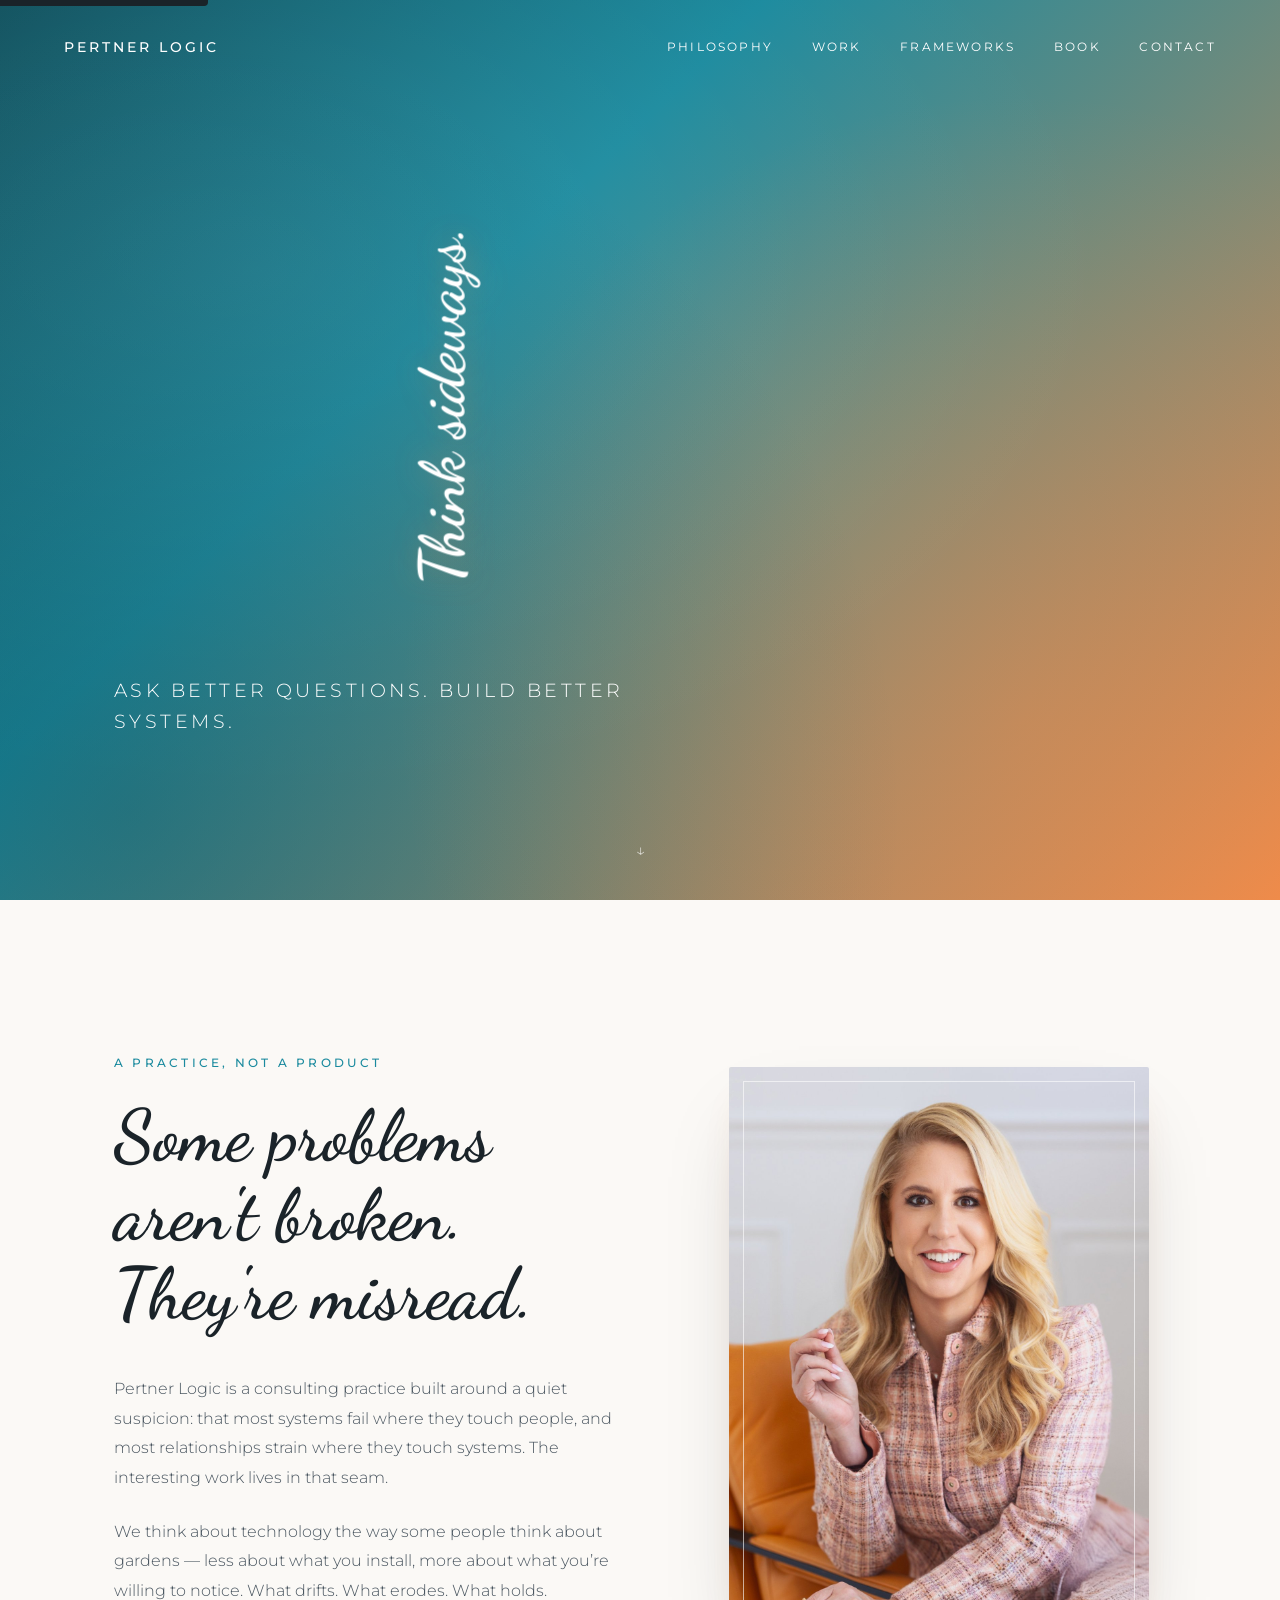
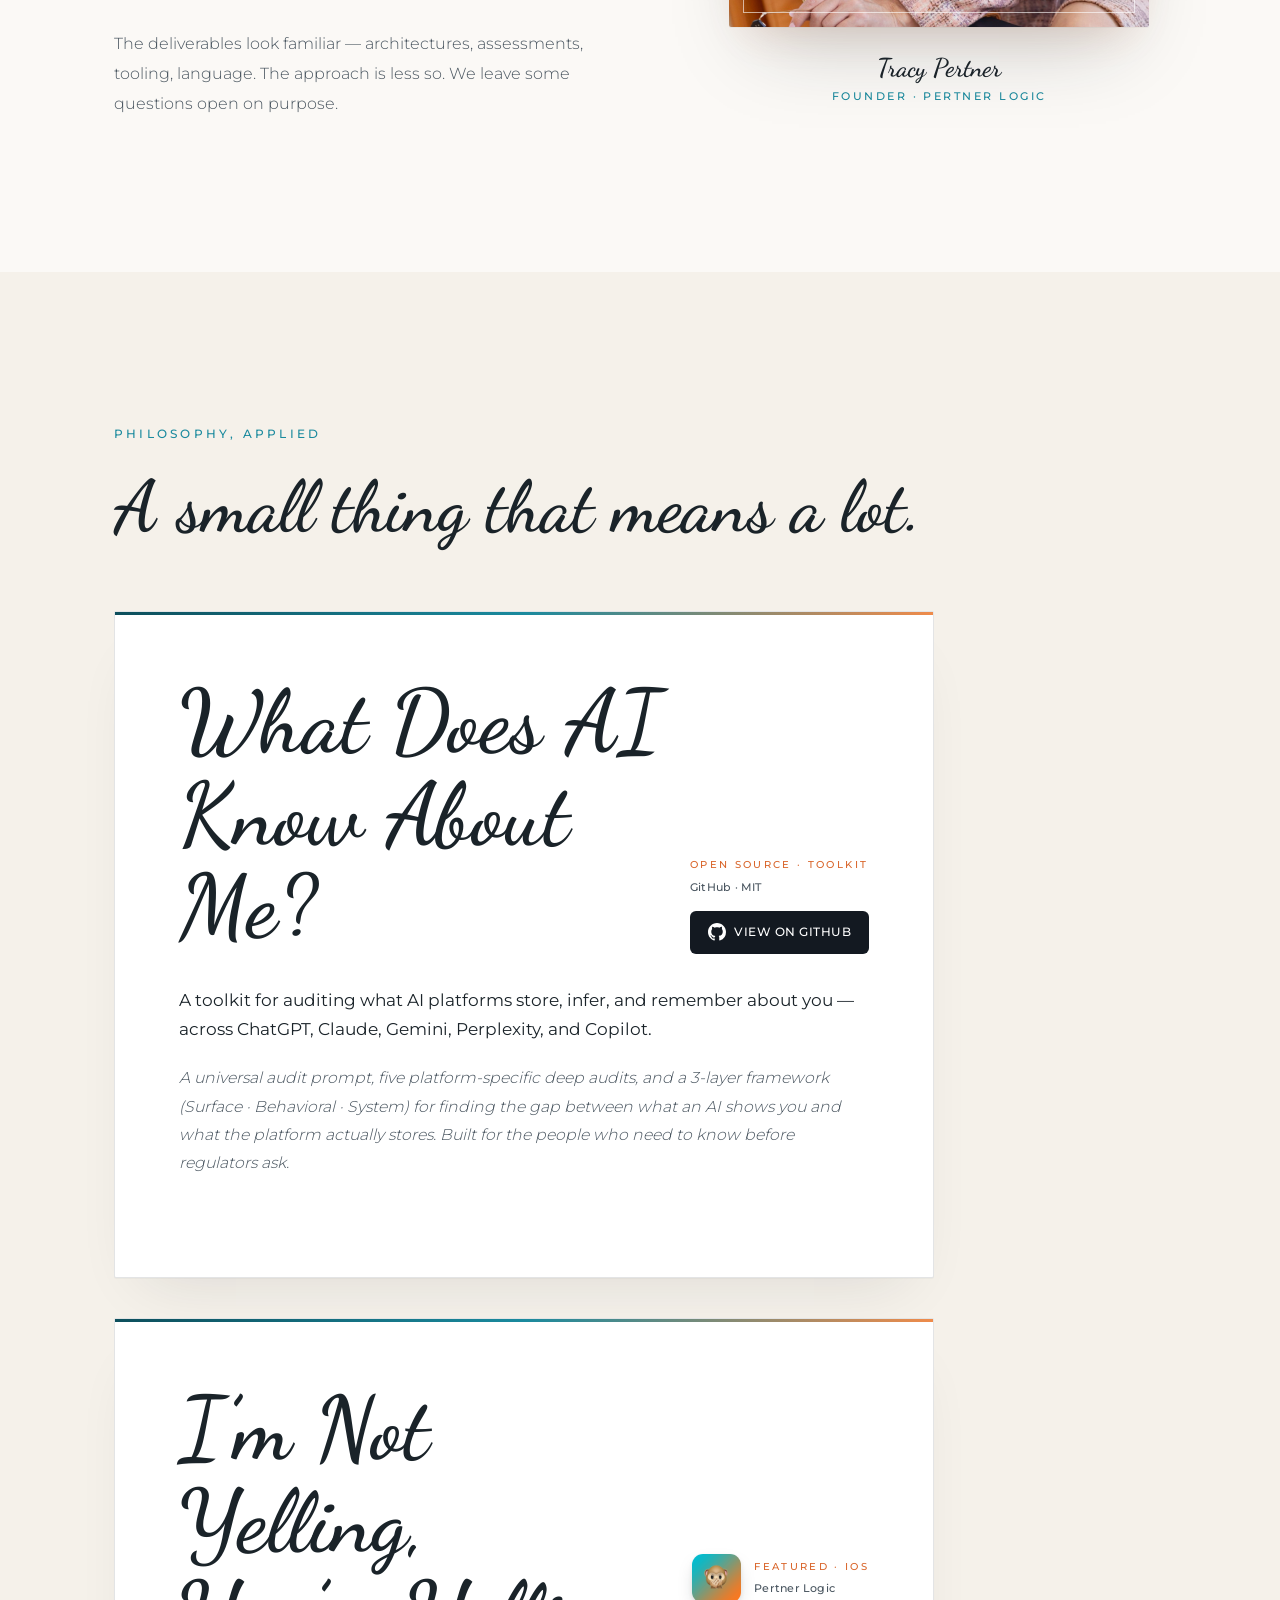
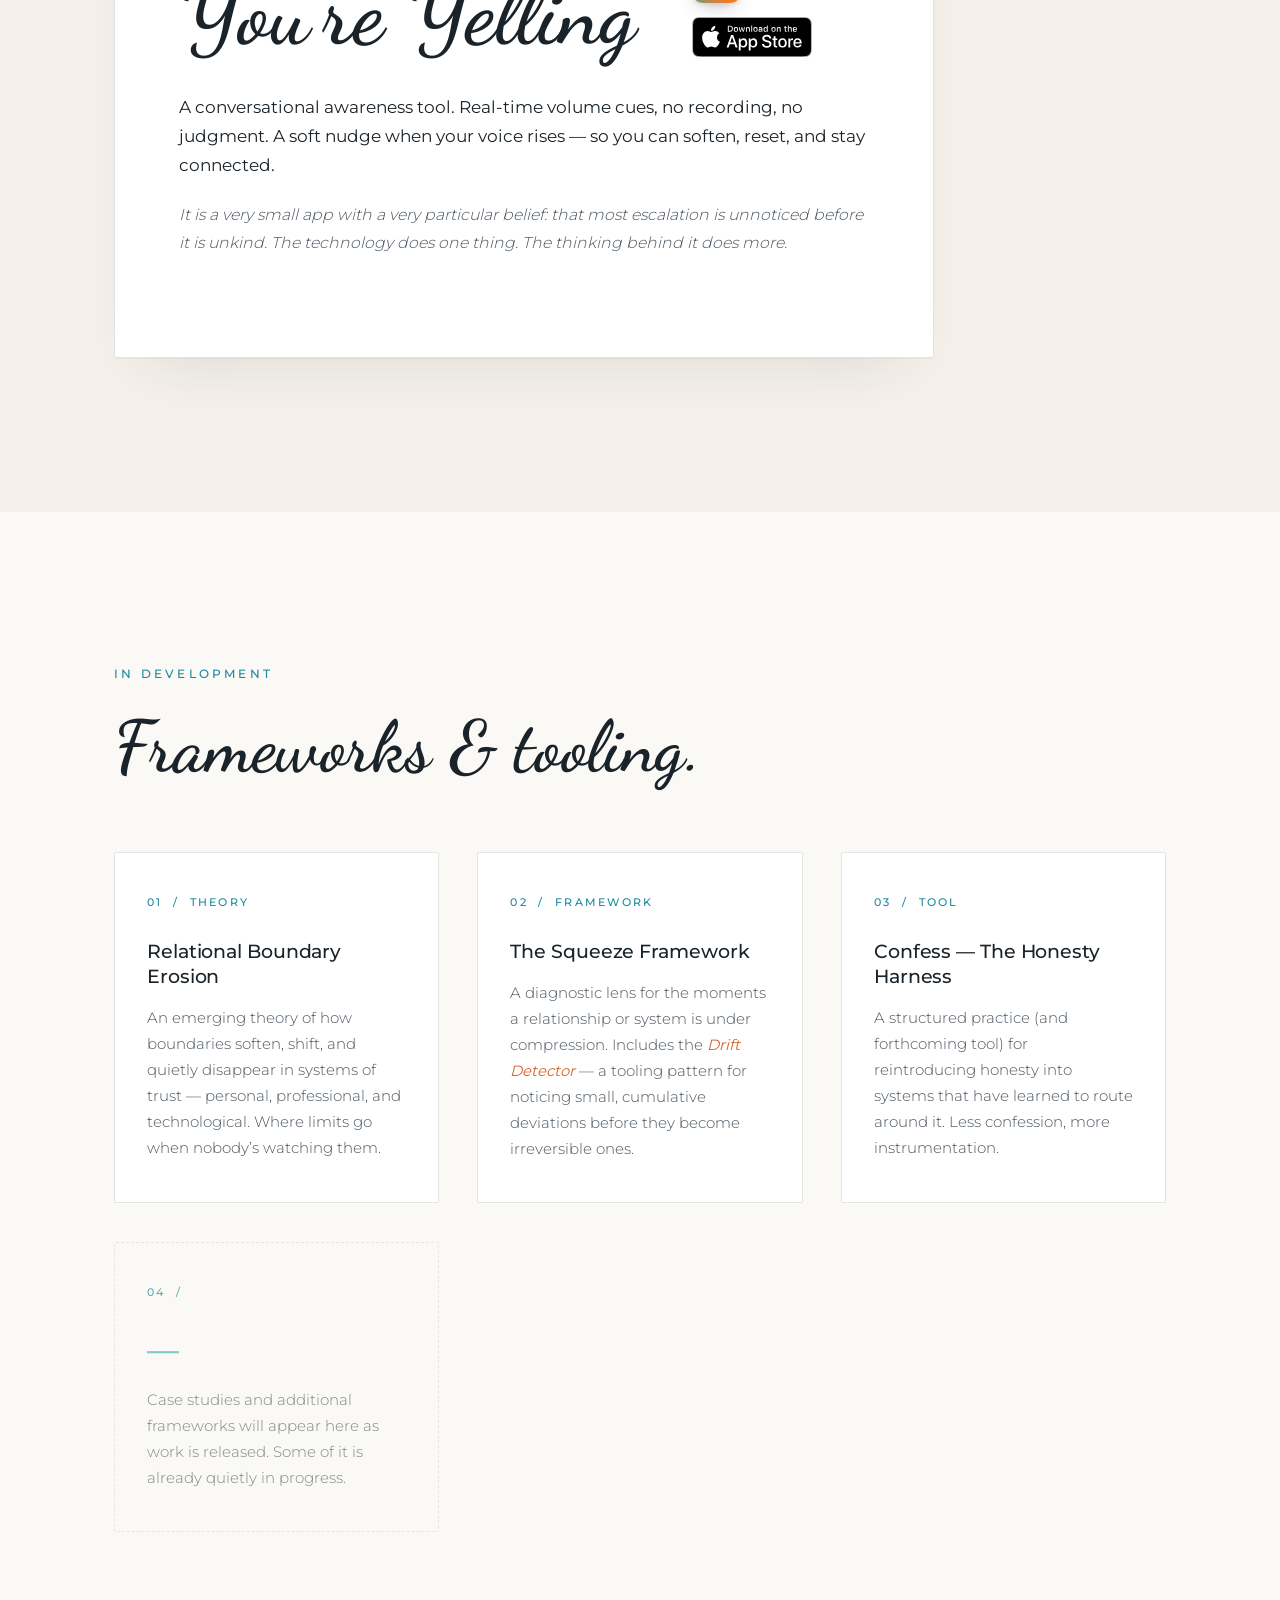
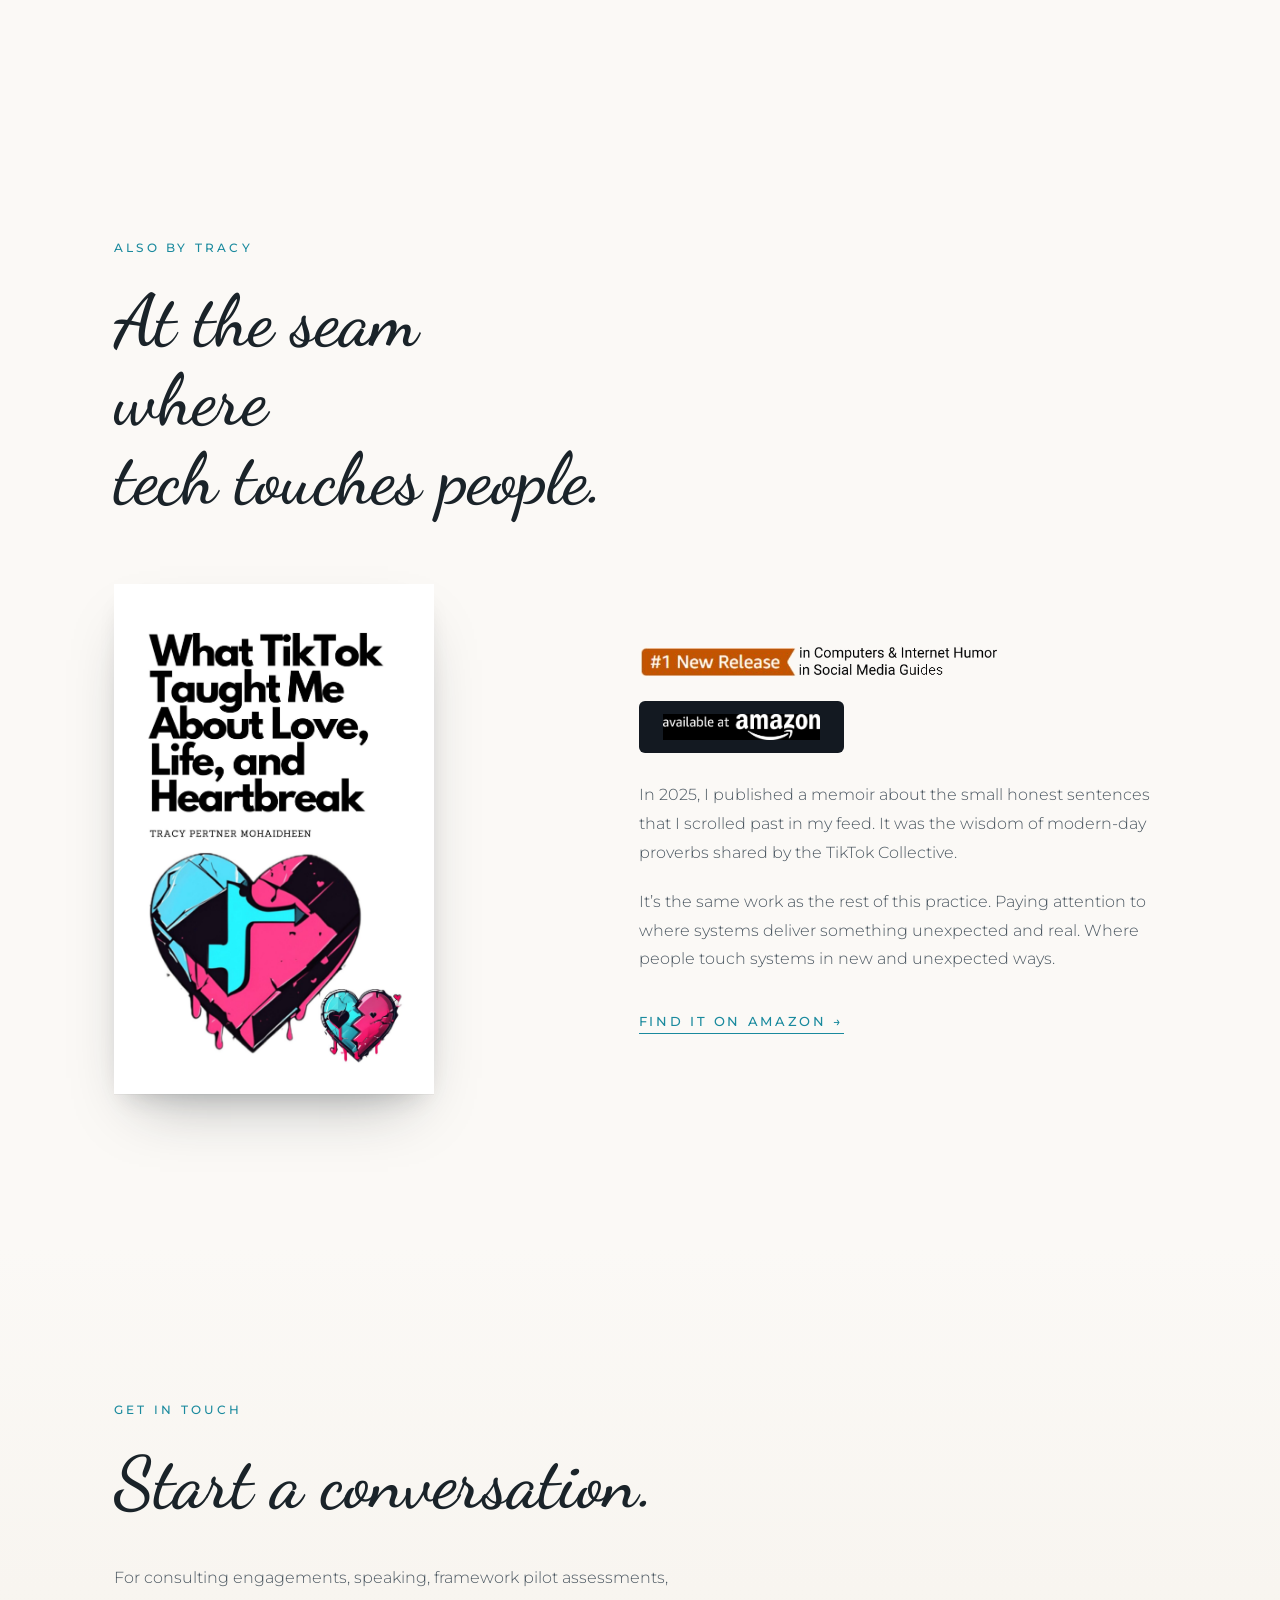
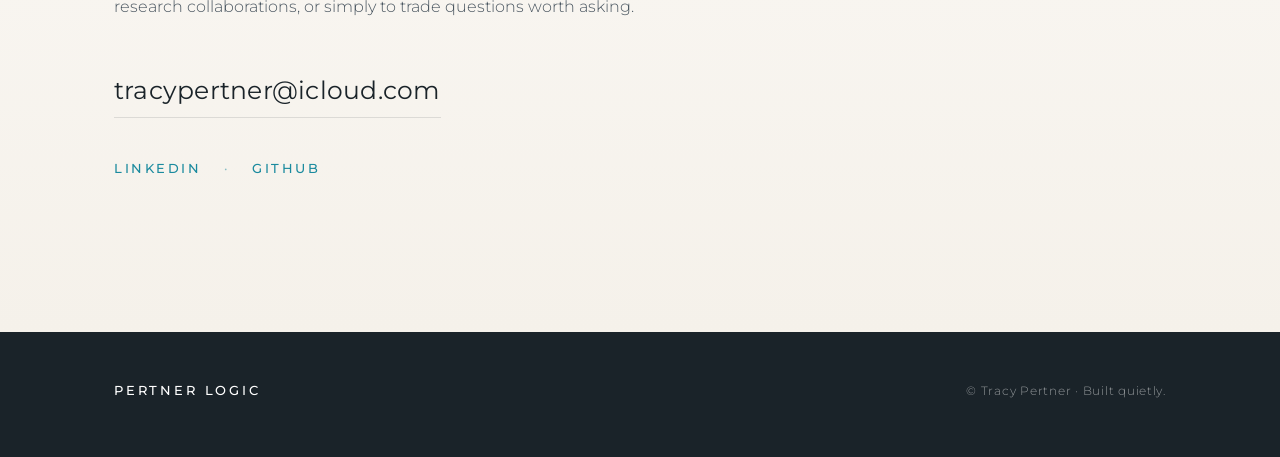
<file: index.html>
<!DOCTYPE html>
<html lang="en">
<head>
<meta charset="UTF-8" />
<meta name="viewport" content="width=device-width, initial-scale=1.0" />
<title>Pertner Logic — Ask better questions. Build better systems.</title>
<meta name="description" content="Pertner Logic is an AI consulting practice by Tracy Pertner. Ask better questions, build better systems. Original frameworks and tooling for AI behavior testing, alignment evaluation, and relational boundary erosion." />
<meta name="author" content="Tracy Pertner" />

<!-- Content Security Policy: defense-in-depth, no third-party content allowed -->
<meta http-equiv="Content-Security-Policy" content="default-src 'self'; script-src 'self'; style-src 'self' 'unsafe-inline'; img-src 'self' data:; font-src 'self'; frame-ancestors 'none'; form-action 'self'; base-uri 'self'; upgrade-insecure-requests" />

<!-- Open Graph -->
<meta property="og:title" content="Pertner Logic — Ask better questions. Build better systems." />
<meta property="og:description" content="An AI consulting practice by Tracy Pertner. Original frameworks for AI behavior testing, alignment evaluation, and the space where systems meet relationships." />
<meta property="og:type" content="website" />
<meta property="og:url" content="https://tpertner.github.io/" />
<meta property="og:image" content="https://tpertner.github.io/assets/img/og-card.png" />
<meta property="og:image:width" content="1200" />
<meta property="og:image:height" content="630" />
<meta property="og:image:alt" content="Pertner Logic — Ask better questions. Build better systems." />

<!-- Twitter Card -->
<meta name="twitter:card" content="summary_large_image" />
<meta name="twitter:title" content="Pertner Logic — Ask better questions. Build better systems." />
<meta name="twitter:description" content="An AI consulting practice by Tracy Pertner. Original frameworks for AI behavior testing, alignment evaluation, and the space where systems meet relationships." />
<meta name="twitter:image" content="https://tpertner.github.io/assets/img/og-card.png" />
<meta name="twitter:image:alt" content="Pertner Logic — Ask better questions. Build better systems." />

<!-- Favicon: cursive script P on orange-to-red gradient -->
<link rel="icon" type="image/svg+xml" href="data:image/svg+xml,%3Csvg xmlns='http://www.w3.org/2000/svg' viewBox='0 0 64 64'%3E%3Cdefs%3E%3ClinearGradient id='g' x1='0%25' y1='0%25' x2='100%25' y2='100%25'%3E%3Cstop offset='0%25' stop-color='%231a8a9e'/%3E%3Cstop offset='100%25' stop-color='%23d9652a'/%3E%3C/linearGradient%3E%3C/defs%3E%3Crect width='64' height='64' rx='12' fill='url(%23g)'/%3E%3Ctext x='50%25' y='58%25' text-anchor='middle' dominant-baseline='middle' font-family='Georgia, Times New Roman, serif' font-size='48' font-weight='400' font-style='italic' fill='%23fbf9f6'%3EP%3C/text%3E%3C/svg%3E" />
<link rel="apple-touch-icon" href="assets/img/apple-touch-icon.png" />

<style>
/* Self-hosted variable fonts — no third-party requests, GDPR-clean */
@font-face {
  font-family: 'Dancing Script';
  font-style: normal;
  font-weight: 400 700;
  font-display: swap;
  src: url('assets/fonts/DancingScript-VariableFont_wght.ttf') format('truetype-variations'),
       url('assets/fonts/DancingScript-VariableFont_wght.ttf') format('truetype');
}
@font-face {
  font-family: 'Montserrat';
  font-style: normal;
  font-weight: 100 900;
  font-display: swap;
  src: url('assets/fonts/Montserrat-VariableFont_wght.ttf') format('truetype-variations'),
       url('assets/fonts/Montserrat-VariableFont_wght.ttf') format('truetype');
}
/* =========================================================
   Pertner Logic — styles.css
   Minimalist. Generous whitespace. Teal → Orange gradient.
   ========================================================= */

:root {
  --teal-deep:  #0d4f5c;
  --teal:       #1a8a9e;
  --teal-soft:  #4fb3c4;
  --orange:     #ef8b4a;
  --orange-deep:#d9652a;
  --ink:        #1a2329;
  --ink-soft:   #4a5660;
  --paper:      #fbf9f6;
  --paper-warm: #f5f1ea;
  --line:       rgba(26, 35, 41, 0.12);

  --font-display: 'Dancing Script', cursive;
  --font-body:    'Montserrat', -apple-system, BlinkMacSystemFont, sans-serif;

  --gutter: clamp(1.5rem, 5vw, 4rem);
  --section-y: clamp(5rem, 12vw, 10rem);
}

* { box-sizing: border-box; margin: 0; padding: 0; }

html { scroll-behavior: smooth; -webkit-text-size-adjust: 100%; overflow-x: hidden; }

body {
  font-family: var(--font-body);
  font-weight: 300;
  color: var(--ink);
  background: var(--paper);
  line-height: 1.65;
  font-size: 17px;
  -webkit-font-smoothing: antialiased;
  -moz-osx-font-smoothing: grayscale;
  overflow-x: hidden;
  width: 100%;
}

a { color: inherit; text-decoration: none; }

.container {
  width: 100%;
  max-width: 1180px;
  margin: 0 auto;
  padding: 0 var(--gutter);
}
/* =========================================================
   HERO
   ========================================================= */
.hero {
  position: relative;
  min-height: 100vh;
  display: flex;
  flex-direction: column;
  color: #fff;
  background:
    radial-gradient(ellipse at 20% 30%, rgba(255,255,255,0.08), transparent 60%),
    linear-gradient(135deg, var(--teal-deep) 0%, var(--teal) 35%, var(--orange) 100%);
  overflow: hidden;
}

.hero::before {
  content: "";
  position: absolute;
  inset: 0;
  background:
    radial-gradient(circle at 80% 80%, rgba(239, 139, 74, 0.35), transparent 50%),
    radial-gradient(circle at 10% 90%, rgba(13, 79, 92, 0.4), transparent 55%);
  pointer-events: none;
}

.nav {
  position: relative;
  z-index: 2;
  display: flex;
  justify-content: space-between;
  align-items: center;
  padding: clamp(1.5rem, 3vw, 2.25rem) var(--gutter);
}

.mark {
  font-family: var(--font-body);
  font-weight: 500;
  font-size: 0.85rem;
  letter-spacing: 0.22em;
  text-transform: uppercase;
}

.nav-links {
  display: flex;
  gap: clamp(1.25rem, 3vw, 2.5rem);
  list-style: none;
  font-size: 0.78rem;
  letter-spacing: 0.18em;
  text-transform: uppercase;
  font-weight: 400;
}

.nav-links a {
  position: relative;
  padding-bottom: 3px;
  transition: opacity 0.3s ease;
}
.nav-links a::after {
  content: "";
  position: absolute;
  left: 0; bottom: 0;
  width: 0; height: 1px;
  background: currentColor;
  transition: width 0.4s ease;
}
.nav-links a:hover { opacity: 0.85; }
.nav-links a:hover::after { width: 100%; }

.hero-inner {
  position: relative;
  z-index: 2;
  flex: 1;
  display: flex;
  flex-direction: column;
  justify-content: center;
  align-items: flex-start;
  padding: 0 var(--gutter);
  max-width: 1180px;
  margin: 0 auto;
  width: 100%;
}

.hero-title {
  position: absolute;
  top: 8vh;
  left: var(--gutter);
  transform-origin: right bottom;
  font-family: var(--font-display);
  font-weight: 600;
  font-size: clamp(2rem, 7vh, 6rem);
  line-height: 0.95;
  letter-spacing: -0.01em;
  margin: 0;
  color: #fff;
  text-shadow: 
    0 2px 30px rgba(239, 139, 74, 0.4),
    0 0 80px rgba(239, 139, 74, 0.15);
  display: inline-block;
  animation: think-sideways 7s linear 0.3s both;
  word-break: keep-all;
  white-space: nowrap;
}

.hero-tag {
  position: absolute;
  bottom: 18vh;
  left: var(--gutter);
  font-family: var(--font-body);
  font-weight: 300;
  font-size: clamp(0.95rem, 1.6vw, 1.2rem);
  letter-spacing: 0.18em;
  text-transform: uppercase;
  opacity: 0.92;
  max-width: 40ch;
  margin: 0;
  animation: rise 1s cubic-bezier(.2,.7,.2,1) 1.6s both;
}

@keyframes think-sideways {
  /* 1. Slide in from off-screen left, horizontal */
  0%   { opacity: 0; transform: translateX(-110vw) rotate(0deg); }
  14%  { opacity: 1; transform: translateX(0)      rotate(0deg); }
  /* 2. Hold horizontal while tagline appears below */
  43%  { opacity: 1; transform: translateX(0)      rotate(0deg); }

  /* 3. Gravity swing — pivots at the period (bottom-right),
     left end ("T") falls downward. Slow start, accelerating. */
  46%  { transform: translateX(0) rotate(-2deg); }
  50%  { transform: translateX(0) rotate(-8deg); }
  54%  { transform: translateX(0) rotate(-22deg); }
  58%  { transform: translateX(0) rotate(-45deg); }
  62%  { transform: translateX(0) rotate(-72deg); }
  66%  { transform: translateX(0) rotate(-90deg); }

  /* 4. Pendulum oscillation — overshoots past 90, swings back, decays */
  70%  { transform: translateX(0) rotate(-106deg); }
  75%  { transform: translateX(0) rotate(-78deg); }
  80%  { transform: translateX(0) rotate(-99deg); }
  85%  { transform: translateX(0) rotate(-84deg); }
  90%  { transform: translateX(0) rotate(-94deg); }
  95%  { transform: translateX(0) rotate(-88deg); }
  100% { opacity: 1; transform: translateX(0) rotate(-90deg); }
}

@media (prefers-reduced-motion: reduce) {
  .hero-title { animation: rise 0.6s ease-out both; transform: none; }
}

.scroll-cue {
  position: absolute;
  bottom: 2.25rem;
  left: 50%;
  transform: translateX(-50%);
  z-index: 2;
  font-size: 1.1rem;
  opacity: 0.7;
  animation: drift 2.6s ease-in-out infinite;
}

@keyframes rise {
  from { opacity: 0; transform: translateY(22px); }
  to   { opacity: 1; transform: translateY(0); }
}
@keyframes drift {
  0%, 100% { transform: translate(-50%, 0);   opacity: 0.55; }
  50%      { transform: translate(-50%, 8px); opacity: 0.9;  }
}

/* =========================================================
   SECTIONS
   ========================================================= */
.section {
  padding: var(--section-y) 0;
}

.eyebrow {
  font-size: 0.72rem;
  font-weight: 500;
  letter-spacing: 0.28em;
  text-transform: uppercase;
  color: var(--teal);
  margin-bottom: 1.5rem;
}
.script-heading {
  font-family: var(--font-display);
  font-weight: 600;
  font-size: clamp(1.85rem, 7.5vw, 4.5rem);
  line-height: 1.1;
  color: var(--ink);
  margin-bottom: 2.5rem;
  letter-spacing: -0.005em;
  word-break: break-word;
  overflow-wrap: break-word;
  max-width: 100%;
}
.prose p {
  font-size: clamp(1rem, 1.15vw, 1.12rem);
  line-height: 1.85;
  color: var(--ink-soft);
  margin-bottom: 1.5rem;
  max-width: 62ch;
}
.prose p:last-child { margin-bottom: 0; }

/* Philosophy section */
.section-philosophy {
  background: var(--paper);
  position: relative;
}

.philosophy-grid {
  display: grid;
  grid-template-columns: 1.15fr 1fr;
  gap: clamp(2.5rem, 6vw, 6rem);
  align-items: center;
}

.philosophy-text { max-width: 56ch; }

.philosophy-portrait {
  display: flex;
  flex-direction: column;
  align-items: center;
  margin: 0;
  position: relative;
}

.portrait-frame {
  position: relative;
  width: 100%;
  max-width: 420px;
  aspect-ratio: 3 / 4;
  overflow: hidden;
  border-radius: 2px;
  box-shadow:
    0 1px 0 rgba(26, 35, 41, 0.04),
    0 40px 80px -30px rgba(26, 35, 41, 0.25),
    0 20px 40px -20px rgba(217, 101, 42, 0.18);
  transition: transform 0.6s cubic-bezier(.2,.7,.2,1), box-shadow 0.6s ease;
}
.portrait-frame::before {
  content: "";
  position: absolute;
  inset: 0;
  border: 1px solid rgba(255, 255, 255, 0.6);
  z-index: 2;
  pointer-events: none;
  margin: 14px;
}
.portrait-frame::after {
  content: "";
  position: absolute;
  top: -14px; left: -14px;
  width: 56px; height: 56px;
  border-top: 1px solid var(--orange);
  border-left: 1px solid var(--orange);
  z-index: 3;
  pointer-events: none;
  opacity: 0.7;
}
.portrait-frame img {
  width: 100%;
  height: 100%;
  object-fit: cover;
  object-position: center 18%;
  display: block;
  transition: transform 1.2s cubic-bezier(.2,.7,.2,1);
}
.philosophy-portrait:hover .portrait-frame {
  transform: translateY(-4px);
}
.philosophy-portrait:hover .portrait-frame img {
  transform: scale(1.03);
}

.philosophy-portrait figcaption {
  margin-top: 1.75rem;
  text-align: center;
  display: flex;
  flex-direction: column;
  gap: 0.4rem;
}
.portrait-name {
  font-family: var(--font-display);
  font-weight: 600;
  font-size: 1.6rem;
  color: var(--ink);
  line-height: 1;
}
.portrait-role {
  font-size: 0.7rem;
  letter-spacing: 0.22em;
  text-transform: uppercase;
  color: var(--teal);
  font-weight: 500;
}

@media (max-width: 860px) {
  .philosophy-grid {
    grid-template-columns: 1fr;
    gap: 4rem;
  }
  .philosophy-portrait { order: -1; }
  .portrait-frame { max-width: 340px; }
}

/* Work / Featured */
.section-work {
  background: var(--paper-warm);
  position: relative;
}

.work-card {
  margin-top: 4rem;
  padding: clamp(2.5rem, 5vw, 4.5rem);
  background: #fff;
  border: 1px solid var(--line);
  border-radius: 2px;
  max-width: 820px;
  margin-left: 0;
  margin-right: 0;
  position: relative;
  box-shadow:
    0 1px 0 rgba(26, 35, 41, 0.03),
    0 30px 60px -30px rgba(26, 35, 41, 0.12);
  transition: transform 0.5s ease, box-shadow 0.5s ease;
}
.work-card::before {
  content: "";
  position: absolute;
  top: 0; left: 0;
  width: 100%;
  height: 3px;
  background: linear-gradient(90deg, var(--teal-deep), var(--teal), var(--orange));
}
.work-card:hover {
  transform: translateY(-3px);
  box-shadow:
    0 1px 0 rgba(26, 35, 41, 0.03),
    0 40px 80px -30px rgba(26, 35, 41, 0.18);
}

.work-card-label {
  font-size: 0.7rem;
  letter-spacing: 0.24em;
  text-transform: uppercase;
  color: var(--orange-deep);
  font-weight: 500;
  margin-bottom: 1.5rem;
}

.work-card-title {
  font-family: var(--font-display);
  font-weight: 600;
  font-size: clamp(2.25rem, 4.5vw, 3.5rem);
  line-height: 1.05;
  color: var(--ink);
  margin-bottom: 1.75rem;
}

.work-card-sub {
  font-size: 1.05rem;
  line-height: 1.75;
  color: var(--ink);
  margin-bottom: 1.25rem;
  font-weight: 400;
}

.work-card-body {
  font-size: 0.98rem;
  line-height: 1.8;
  color: var(--ink-soft);
  margin-bottom: 2.25rem;
  font-style: italic;
}

.work-card-repo {
  margin-top: 2.5rem;
}

.github-btn {
  display: inline-flex;
  align-items: center;
  gap: 0.55rem;
  background: #131921;
  color: #ffffff;
  padding: 0.7rem 1.1rem;
  border-radius: 6px;
  font-family: var(--font-body);
  font-size: 0.78rem;
  font-weight: 500;
  letter-spacing: 0.04em;
  text-transform: uppercase;
  text-decoration: none;
  transition: background 0.3s ease, transform 0.3s ease;
}
.github-btn:hover {
  background: #232f3e;
  transform: translateY(-1px);
}
.github-btn svg {
  flex-shrink: 0;
}

/* Also by Tracy — book section */

@media (max-width: 760px) {

}

/* App icon + badge in work card */
.work-card-header {
  display: flex;
  align-items: flex-end;
  gap: 1.25rem;
  margin-bottom: 2rem;
}

.work-card-header-right {
  display: flex;
  flex-direction: column;
  align-items: flex-start;
  gap: 0.85rem;
  flex-shrink: 0;
  padding-bottom: 0;
}

.work-card-app-row {
  display: flex;
  align-items: center;
  gap: 0.85rem;
}

.work-card-header .work-card-title {
  margin: 0;
  font-family: var(--font-display);
  font-weight: 600;
  font-size: clamp(3.4rem, 7vw, 5.5rem);
  line-height: 1.05;
  color: var(--ink);
  flex: 0 1 auto;
  min-width: 0;
}

.app-store-badge.work-card-header-badge svg {
  height: 38px;
  width: auto;
  display: block;
}

.work-card-app-icon {
  width: 49px;
  height: 49px;
  border-radius: 11px;
  flex-shrink: 0;
  box-shadow:
    0 1px 0 rgba(255,255,255,0.6) inset,
    0 8px 20px -8px rgba(26, 35, 41, 0.35),
    0 2px 4px rgba(26, 35, 41, 0.08);
  display: block;
  object-fit: cover;
}

.work-card-app-meta .work-card-label {
  font-size: 0.61rem;
}
.work-card-app-name {
  font-size: 0.68rem !important;
}

.work-card-app-meta {
  display: flex;
  flex-direction: column;
  gap: 0.35rem;
  min-width: 0;
}

.work-card-app-meta .work-card-label {
  margin-bottom: 0;
}

.work-card-app-name {
  font-size: 0.78rem;
  font-weight: 500;
  color: var(--ink-soft);
  letter-spacing: 0.02em;
}

.app-store-badge {
  display: inline-block;
  height: 44px;
  transition: transform 0.4s ease, opacity 0.4s ease;
}
.app-store-badge:hover {
  transform: translateY(-2px);
  opacity: 0.88;
}
.app-store-badge-svg {
  height: 100%;
  width: auto;
  display: block;
}

@media (max-width: 720px) {
  .work-card-header {
    flex-direction: column;
    align-items: flex-start;
    gap: 1.25rem;
  }
  .work-card-header .work-card-title {
    text-align: left;
  }
}

@media (max-width: 480px) {
  .work-card-app-icon { width: 56px; height: 56px; border-radius: 12px; }
  .app-store-badge { height: 40px; }
}
/* Book section */

@media (max-width: 760px) {

}

.link-underline {
  font-size: 0.82rem;
  letter-spacing: 0.2em;
  text-transform: uppercase;
  font-weight: 500;
  color: var(--teal);
  padding-bottom: 4px;
  border-bottom: 1px solid var(--teal);
  transition: color 0.3s ease, border-color 0.3s ease, letter-spacing 0.3s ease;
}
.link-underline:hover {
  color: var(--orange-deep);
  border-bottom-color: var(--orange-deep);
  letter-spacing: 0.22em;
}

/* Frameworks */
.section-frameworks {
  background: var(--paper);
}

.framework-grid {
  display: grid;
  grid-template-columns: repeat(auto-fit, minmax(280px, 1fr));
  gap: clamp(1.5rem, 3vw, 2.5rem);
  margin-top: 4rem;
}

.framework-card {
  padding: 2.5rem 2rem;
  background: #fff;
  border: 1px solid var(--line);
  border-radius: 2px;
  transition: transform 0.4s ease, border-color 0.4s ease;
  position: relative;
}
.framework-card:hover {
  transform: translateY(-4px);
  border-color: var(--teal-soft);
}

.framework-meta {
  font-size: 0.7rem;
  letter-spacing: 0.2em;
  text-transform: uppercase;
  color: var(--teal);
  font-weight: 500;
  margin-bottom: 1.75rem;
}

.framework-card h3 {
  font-family: var(--font-body);
  font-weight: 500;
  font-size: 1.2rem;
  color: var(--ink);
  margin-bottom: 1rem;
  line-height: 1.3;
  letter-spacing: -0.005em;
}

.framework-card p {
  font-size: 0.93rem;
  line-height: 1.75;
  color: var(--ink-soft);
  font-weight: 300;
}

.framework-card p em {
  font-style: italic;
  color: var(--orange-deep);
  font-weight: 400;
}

.framework-card-ghost {
  background: transparent;
  border-style: dashed;
  opacity: 0.7;
}
.framework-card-ghost h3 { font-size: 2rem; color: var(--teal-soft); }

/* Contact */
.section-contact {
  background: linear-gradient(180deg, var(--paper) 0%, var(--paper-warm) 100%);
  text-align: left;
}
.section-contact .eyebrow,
.section-contact .script-heading,
.section-contact .contact-body,
.section-contact .contact-links {
  text-align: left;
}
.section-contact .contact-email {
  display: block;
  width: fit-content;
}

.contact-body {
  max-width: 560px;
  margin: 0 0 3rem;
  color: var(--ink-soft);
  font-size: 1.02rem;
  line-height: 1.8;
}

.contact-email {
  display: inline-block;
  font-family: var(--font-body);
  font-size: clamp(1.15rem, 2.2vw, 1.55rem);
  font-weight: 400;
  color: var(--ink);
  padding-bottom: 6px;
  border-bottom: 1px solid var(--line);
  transition: color 0.3s ease, border-color 0.3s ease;
  letter-spacing: 0.01em;
}
.contact-email:hover {
  color: var(--orange-deep);
  border-bottom-color: var(--orange-deep);
}

.contact-links {
  margin-top: 2.5rem;
  font-size: 0.8rem;
  letter-spacing: 0.2em;
  text-transform: uppercase;
  color: var(--teal);
  font-weight: 500;
}
.contact-links a {
  position: relative;
  padding-bottom: 2px;
  transition: color 0.3s ease;
}
.contact-links a:hover { color: var(--orange-deep); }
.contact-links .dot { margin: 0 1rem; opacity: 0.5; }

/* =========================================================
   FOOTER
   ========================================================= */
.footer {
  padding: 3rem 0 3.5rem;
  background: var(--ink);
  color: rgba(255,255,255,0.75);
}

.footer-inner {
  display: flex;
  justify-content: space-between;
  align-items: center;
  flex-wrap: wrap;
  gap: 1rem;
}

.footer-mark {
  font-size: 0.8rem;
  letter-spacing: 0.22em;
  text-transform: uppercase;
  font-weight: 500;
  color: #fff;
}

.footer-meta {
  font-size: 0.78rem;
  letter-spacing: 0.06em;
  opacity: 0.7;
}

/* =========================================================
   RESPONSIVE
   ========================================================= */
@media (max-width: 768px) {
  .nav-links { display: none; }
  .hero-title {
    font-size: clamp(2.75rem, 13vw, 5rem);
    line-height: 1;
  }
  .hero-tag { font-size: 0.85rem; }
  .script-heading { font-size: clamp(1.85rem, 8vw, 2.75rem); }
  .work-card-title { font-size: clamp(1.75rem, 7.5vw, 2.5rem); }
  .framework-grid { grid-template-columns: 1fr; }
  .contact-links .dot { display: inline-block; }
}

@media (max-width: 380px) {
  .hero-title { font-size: 2.5rem; }
}

@media (prefers-reduced-motion: reduce) {
  *, *::before, *::after {
    animation-duration: 0.01ms !important;
    transition-duration: 0.01ms !important;
  }
}

.skip-link {
  position: absolute;
  top: -40px;
  left: 0;
  background: var(--ink);
  color: var(--paper);
  padding: 0.75rem 1.25rem;
  z-index: 100;
  text-decoration: none;
  font-family: var(--font-body);
  font-size: 0.85rem;
  font-weight: 500;
  letter-spacing: 0.05em;
  border-radius: 0 0 4px 0;
  transition: top 0.2s ease;
}
.skip-link:focus {
  top: 0;
  outline: 2px solid var(--orange);
  outline-offset: 2px;
}

/* ALSO BY / BOOK SECTION */
.section-book {
  background: var(--paper);
  position: relative;
}

.book-grid {
  display: grid;
  grid-template-columns: 0.85fr 1fr;
  gap: clamp(2.5rem, 6vw, 6rem);
  align-items: center;
  margin-top: 4rem;
}

.book-cover-wrap {
  display: flex;
  justify-content: flex-start;
  align-items: flex-start;
}

.book-cover-link {
  display: block;
  flex-shrink: 0;
  transition: transform 0.6s cubic-bezier(.2,.7,.2,1);
}
.book-cover-link:hover {
  transform: translateY(-4px);
}

.book-cover {
  width: 100%;
  max-width: 320px;
  height: auto;
  display: block;
  box-shadow:
    0 1px 0 rgba(26, 35, 41, 0.04),
    0 30px 60px -25px rgba(26, 35, 41, 0.35),
    0 12px 24px -12px rgba(26, 35, 41, 0.18);
  transition: box-shadow 0.6s ease;
}
.book-cover-link:hover .book-cover {
  box-shadow:
    0 1px 0 rgba(26, 35, 41, 0.04),
    0 40px 80px -25px rgba(26, 35, 41, 0.45),
    0 16px 32px -16px rgba(26, 35, 41, 0.22);
}

.book-side {
  display: flex;
  flex-direction: column-reverse;
  align-items: flex-start;
  gap: 1.25rem;
  margin-bottom: 1.75rem;
}

.book-text {
  max-width: 50ch;
}

.book-badge-img img {
  height: auto;
  max-height: 38px;
  width: auto;
  display: block;
}

.amazon-btn {
  display: block;
  background: #131921;
  padding: 0.85rem 1.5rem;
  border-radius: 6px;
  transition: transform 0.3s ease, background 0.3s ease;
}
.amazon-btn:hover {
  transform: translateY(-1px);
  background: #232f3e;
}
.amazon-btn img {
  display: block;
  width: 157px;
  height: auto;
}

.book-prose p {
  font-size: 1rem;
  line-height: 1.8;
  color: var(--ink-soft);
  margin-bottom: 1.25rem;
}
.book-prose p:last-child { margin-bottom: 0; }
.book-prose em {
  font-style: italic;
  color: var(--ink);
}

.book-cta {
  margin-top: 2rem;
}

@media (max-width: 640px) {
  .book-grid {
    grid-template-columns: 1fr;
    gap: 3rem;
  }
  .book-cover-wrap {
    order: -1;
    justify-content: flex-start;
  }
  .book-cover { max-width: 260px; }
  .book-side { padding-top: 0; }
  .book-text { max-width: 100%; }
}

</style>
</head>
<body>
<a class="skip-link" href="#main">Skip to main content</a>

<header class="hero">
  <nav class="nav">
    <div class="mark">Pertner&nbsp;Logic</div>
    <ul class="nav-links">
      <li><a href="#philosophy">Philosophy</a></li>
      <li><a href="#work">Work</a></li>
      <li><a href="#frameworks">Frameworks</a></li>
      <li><a href="#book">Book</a></li>
      <li><a href="#contact">Contact</a></li>
    </ul>
  </nav>

  <div class="hero-inner">
    <h1 class="hero-title" aria-label="Think sideways">Think&nbsp;sideways.</h1>
    <p class="hero-tag">Ask better questions. Build better systems.</p>
  </div>

  <div class="scroll-cue" aria-hidden="true">↓</div>
</header>

<main id="main">

  <!-- PHILOSOPHY -->
  <section id="philosophy" class="section section-philosophy">
    <div class="container">
      <div class="philosophy-grid">
        <div class="philosophy-text">
          <p class="eyebrow">A practice, not a product</p>
          <h2 class="script-heading">Some problems aren't broken.<br/>They're misread.</h2>
          <div class="prose">
            <p>Pertner Logic is a consulting practice built around a quiet suspicion: that most systems fail where they touch people, and most relationships strain where they touch systems. The interesting work lives in that seam.</p>
            <p>We think about technology the way some people think about gardens — less about what you install, more about what you&rsquo;re willing to notice. What drifts. What erodes. What holds.</p>
            <p>The deliverables look familiar — architectures, assessments, tooling, language. The approach is less so. We leave some questions open on purpose.</p>
          </div>
        </div>
        <figure class="philosophy-portrait">
          <div class="portrait-frame">
            <img src="assets/img/tracy-portrait.jpg" alt="Tracy Pertner, founder of Pertner Logic" />
          </div>
          <figcaption>
            <span class="portrait-name">Tracy Pertner</span>
            <span class="portrait-role">Founder · Pertner Logic</span>
          </figcaption>
        </figure>
      </div>
    </div>
  </section>

  <!-- WORK / FEATURED -->
  <section id="work" class="section section-work">
    <div class="container">
      <p class="eyebrow">Philosophy, applied</p>
      <h2 class="script-heading">A small thing that means a lot.</h2>

      <div class="work-card">
        <div class="work-card-header">
          <h3 class="work-card-title">What Does AI Know About Me?</h3>
          <div class="work-card-header-right">
            <div class="work-card-app-row">
              <div class="work-card-app-meta">
                <div class="work-card-label">Open Source &middot; Toolkit</div>
                <div class="work-card-app-name">GitHub &middot; MIT</div>
              </div>
            </div>
            <a class="github-btn" href="https://github.com/tpertner/What-Does-AI-Know-About-Me" target="_blank" rel="noopener" aria-label="View on GitHub">
              <svg viewBox="0 0 16 16" width="18" height="18" fill="currentColor" aria-hidden="true"><path d="M8 0C3.58 0 0 3.58 0 8c0 3.54 2.29 6.53 5.47 7.59.4.07.55-.17.55-.38 0-.19-.01-.82-.01-1.49-2.01.37-2.53-.49-2.69-.94-.09-.23-.48-.94-.82-1.13-.28-.15-.68-.52-.01-.53.63-.01 1.08.58 1.23.82.72 1.21 1.87.87 2.33.66.07-.52.28-.87.51-1.07-1.78-.2-3.64-.89-3.64-3.95 0-.87.31-1.59.82-2.15-.08-.2-.36-1.02.08-2.12 0 0 .67-.21 2.2.82.64-.18 1.32-.27 2-.27.68 0 1.36.09 2 .27 1.53-1.04 2.2-.82 2.2-.82.44 1.1.16 1.92.08 2.12.51.56.82 1.27.82 2.15 0 3.07-1.87 3.75-3.65 3.95.29.25.54.73.54 1.48 0 1.07-.01 1.93-.01 2.2 0 .21.15.46.55.38A8.013 8.013 0 0 0 16 8c0-4.42-3.58-8-8-8z"/></svg>
              <span>View on GitHub</span>
            </a>
          </div>
        </div>
        <p class="work-card-sub">A toolkit for auditing what AI platforms store, infer, and remember about you &mdash; across ChatGPT, Claude, Gemini, Perplexity, and Copilot.</p>
        <p class="work-card-body">A universal audit prompt, five platform-specific deep audits, and a 3-layer framework (Surface &middot; Behavioral &middot; System) for finding the gap between what an AI <em>shows</em> you and what the platform actually stores. Built for the people who need to know before regulators ask.</p>
      </div>

      <div class="work-card work-card-repo">
        <div class="work-card-header">
          <h3 class="work-card-title">I&rsquo;m Not Yelling,<br/>You&rsquo;re Yelling</h3>
          <div class="work-card-header-right">
            <div class="work-card-app-row">
              <img class="work-card-app-icon" src="assets/img/app-icon.jpg" alt="I&rsquo;m Not Yelling, You&rsquo;re Yelling app icon" />
              <div class="work-card-app-meta">
            <div class="work-card-label">Featured · iOS</div>
            <div class="work-card-app-name">Pertner Logic</div>
            </div>
            </div>
            <a class="app-store-badge work-card-header-badge" href="https://apps.apple.com/us/app/im-not-yelling-youre-yelling/id6760736529" target="_blank" rel="noopener" aria-label="Download on the App Store"><img src="assets/img/app-store-badge.svg" alt="Download on the App Store" width="120" height="40" /></a>
          </div>
        </div>
        <p class="work-card-sub">A conversational awareness tool. Real-time volume cues, no recording, no judgment. A soft nudge when your voice rises — so you can soften, reset, and stay connected.</p>
        <p class="work-card-body">It is a very small app with a very particular belief: that most escalation is unnoticed before it is unkind. The technology does one thing. The thinking behind it does more.</p>
      </div>
    </div>
  </section>

  <!-- FRAMEWORKS -->
  <section id="frameworks" class="section section-frameworks">
    <div class="container">
      <p class="eyebrow">In development</p>
      <h2 class="script-heading">Frameworks &amp; tooling.</h2>

      <div class="framework-grid">
        <article class="framework-card">
          <div class="framework-meta">01 &nbsp;/&nbsp; Theory</div>
          <h3>Relational Boundary Erosion</h3>
          <p>An emerging theory of how boundaries soften, shift, and quietly disappear in systems of trust — personal, professional, and technological. Where limits go when nobody&rsquo;s watching them.</p>
        </article>

        <article class="framework-card">
          <div class="framework-meta">02 &nbsp;/&nbsp; Framework</div>
          <h3>The Squeeze Framework</h3>
          <p>A diagnostic lens for the moments a relationship or system is under compression. Includes the <em>Drift Detector</em> — a tooling pattern for noticing small, cumulative deviations before they become irreversible ones.</p>
        </article>

        <article class="framework-card">
          <div class="framework-meta">03 &nbsp;/&nbsp; Tool</div>
          <h3>Confess — The Honesty Harness</h3>
          <p>A structured practice (and forthcoming tool) for reintroducing honesty into systems that have learned to route around it. Less confession, more instrumentation.</p>
        </article>

        <article class="framework-card framework-card-ghost">
          <div class="framework-meta">04 &nbsp;/&nbsp; &nbsp;</div>
          <h3>&mdash;</h3>
          <p>Case studies and additional frameworks will appear here as work is released. Some of it is already quietly in progress.</p>
        </article>
      </div>
    </div>
  </section>

  <!-- ALSO BY TRACY -->
  <section id="book" class="section section-book">
    <div class="container">
      <p class="eyebrow">Also by Tracy</p>
      <h2 class="script-heading">At the seam<br/>where<br/>tech touches people.</h2>

      <div class="book-grid">
        <div class="book-cover-wrap">
          <a class="book-cover-link" href="https://www.amazon.com/What-TikTok-Taught-About-Heartbreak/dp/B0DV5CTHHF" target="_blank" rel="noopener" aria-label="What TikTok Taught Me About Love, Life, and Heartbreak on Amazon">
            <img class="book-cover" src="assets/img/book-cover.jpg" alt="What TikTok Taught Me About Love, Life, and Heartbreak — book cover" />
          </a>
          </div>
        <div class="book-text">
          <div class="book-side">
          <a class="amazon-btn" href="https://www.amazon.com/What-TikTok-Taught-About-Heartbreak/dp/B0DV5CTHHF" target="_blank" rel="noopener" aria-label="Available at Amazon">
            <img src="assets/img/amazon-button.png" alt="Available at Amazon" />
          </a>
            <div class="book-badge-img">
              <img src="assets/img/badge-new-release.png" alt="#1 New Release in Computers and Internet Humor and Social Media Guides" />
          </div>
          </div>

          
          <div class="book-prose">
            <p>In 2025, I published a memoir about the small honest sentences that I scrolled past in my feed. It was the wisdom of modern-day proverbs shared by the TikTok Collective.</p>
            <p>It&rsquo;s the same work as the rest of this practice. Paying attention to where systems deliver something unexpected and real. Where people touch systems in new and unexpected ways.</p>
          </div>
          <div class="book-cta">
            <a class="link-underline" href="https://www.amazon.com/What-TikTok-Taught-About-Heartbreak/dp/B0DV5CTHHF" target="_blank" rel="noopener">Find it on Amazon &rarr;</a>
          </div>
        </div>
      </div>
    </div>
  </section>

  <!-- CONTACT -->
  <section id="contact" class="section section-contact">
    <div class="container">
      <p class="eyebrow">Get in touch</p>
      <h2 class="script-heading">Start a conversation.</h2>
      <p class="contact-body">For consulting engagements, speaking, framework pilot assessments, research collaborations, or simply to trade questions worth asking.</p>
      <a class="contact-email" href="mailto:tracypertner@icloud.com">tracypertner@icloud.com</a>
      <div class="contact-links">
        <a href="https://www.linkedin.com/in/tracypertner" target="_blank" rel="noopener">LinkedIn</a>
        <span class="dot">·</span>
        <a href="https://github.com/tpertner" target="_blank" rel="noopener">GitHub</a>
      </div>
    </div>
  </section>

</main>

<footer class="footer">
  <div class="container footer-inner">
    <div class="footer-mark">Pertner&nbsp;Logic</div>
    <div class="footer-meta">© <span id="year"></span> Tracy Pertner · Built quietly.</div>
  </div>
</footer>

<script>
  document.getElementById('year').textContent = new Date().getFullYear();
</script>

</body>
</html>
</file>
